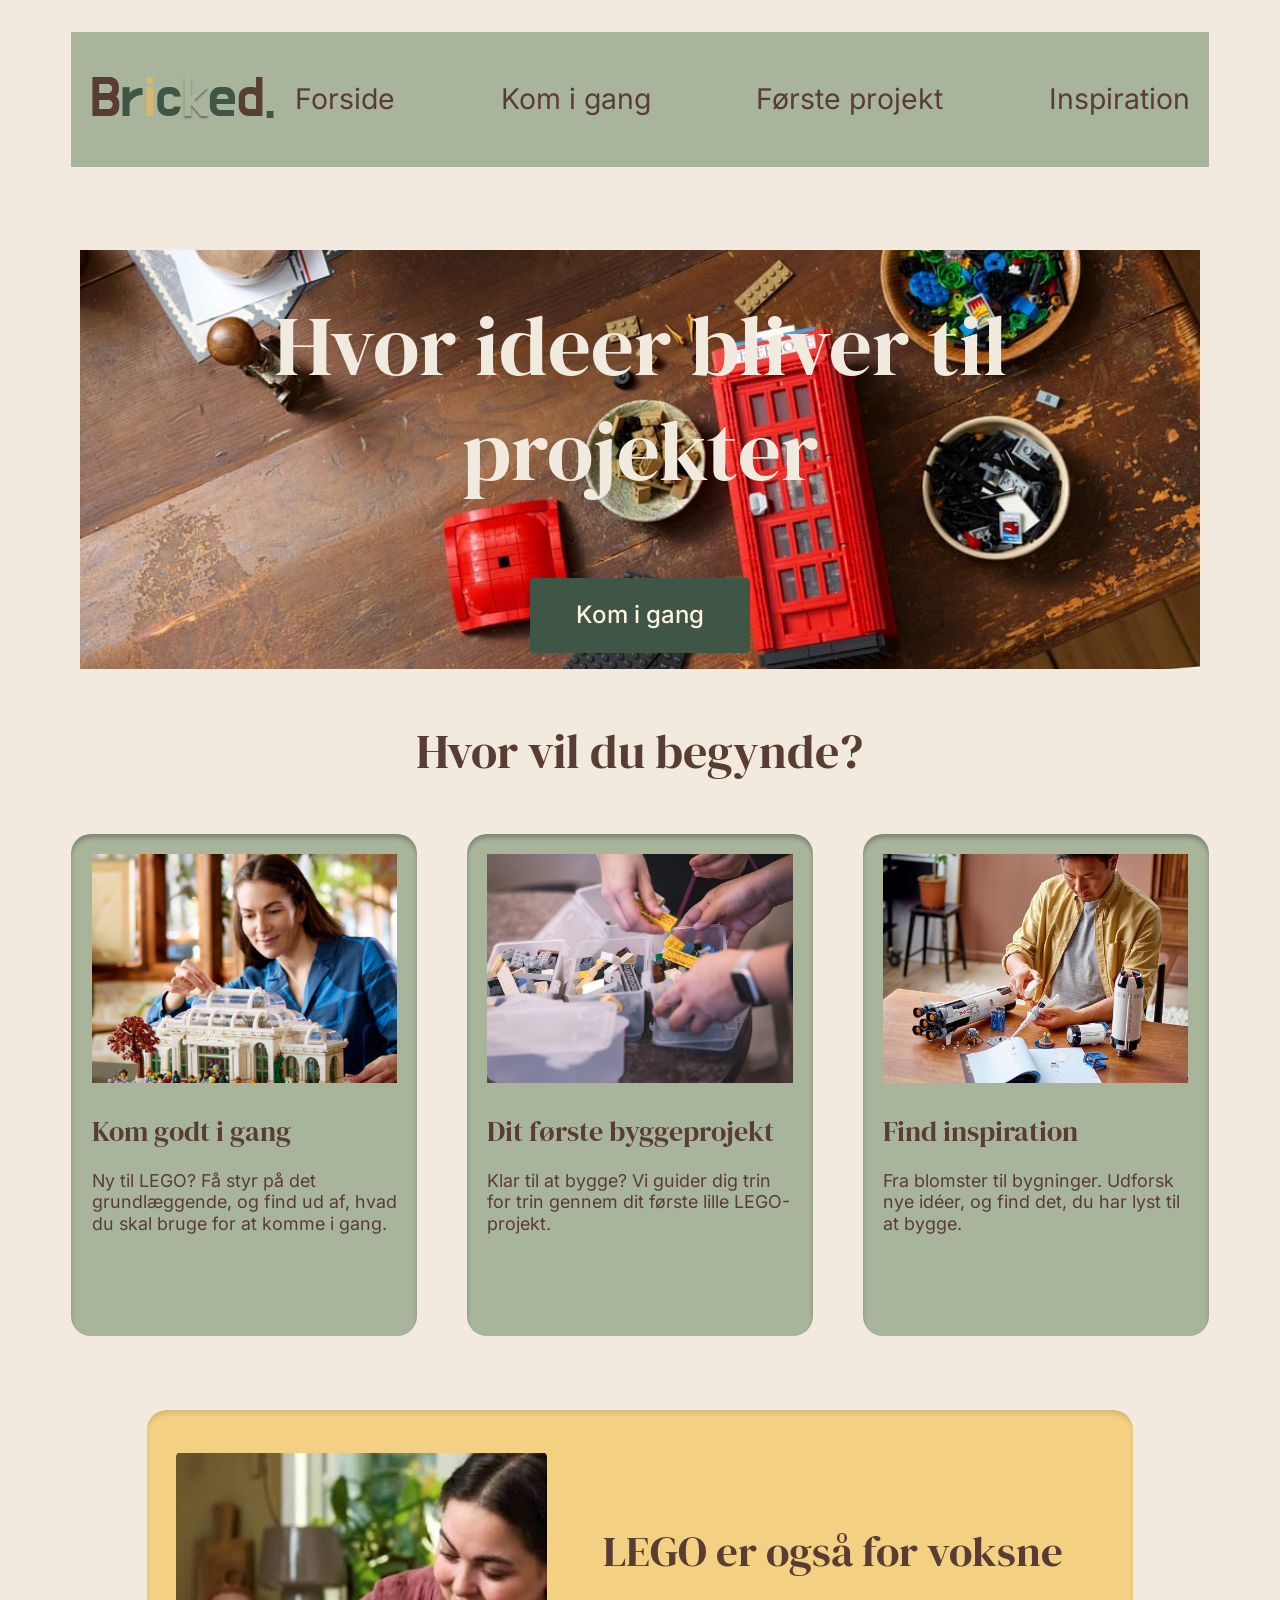
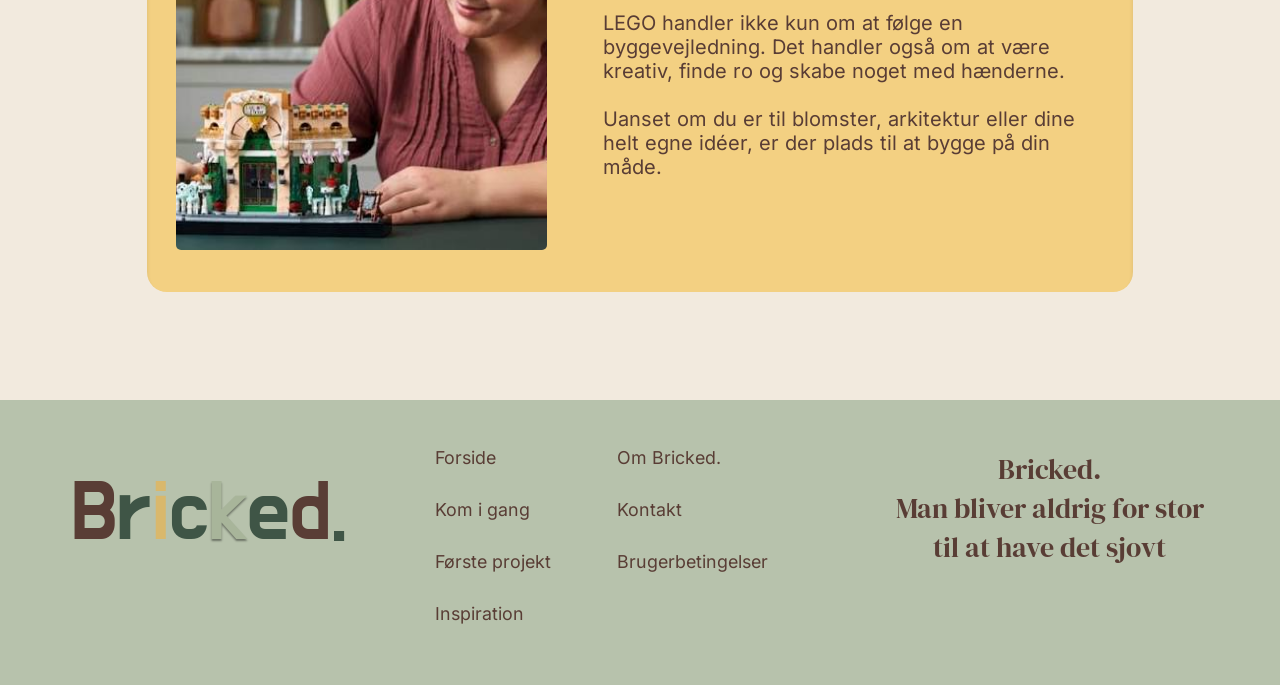
<file: index.html>
<!DOCTYPE html>
<html lang="da">
<head>
    <meta charset="UTF-8">
    <meta name="viewport" content="width=device-width, initial-scale=1">
    <meta name="description" content="BRICKED er din guide til LEGO som kreativ hobby for voksne. Kom godt i gang, byg dit første projekt, og find inspiration.">
    <title>BRICKED – Hvor ideer bliver til projekter</title>
    <link rel="stylesheet" href="assets/css/style.css">
</head>
<body>
    <a class="skip-link" href="#main-content">Spring til indhold</a>
    <header class="site-header">
        <a class="logo header-logo" href="index.html" aria-label="BRICKED – Forside"><span class="logo-brown">B</span>r<span class="logo-gold">i</span>c<span class="logo-sage">k</span>e<span class="logo-brown">d</span>.</a>
        <nav class="header-navigation" aria-label="Hovednavigation">
            <a href="index.html" aria-current="page">Forside</a>
            <a href="kom-i-gang.html">Kom i gang</a>
            <a href="foerste-projekt.html">Første projekt</a>
            <a href="inspiration.html">Inspiration</a>
        </nav>
    </header>

    <main id="main-content" tabindex="-1">
        <section class="hero" aria-labelledby="hero-title">
            <img class="hero-image" src="assets/images/Adults-MasteringFirstSets_Hero-Standard_Desktop.jpg" alt="" width="1600" height="500" fetchpriority="high">
            <div class="hero-content">
                <h1 id="hero-title">Hvor ideer bliver til<br>projekter</h1>
                <a class="button" href="kom-i-gang.html">Kom i gang</a>
            </div>
        </section>

        <section class="starting-points" aria-labelledby="starting-points-title">
            <h2 id="starting-points-title">Hvor vil du begynde?</h2>
            <div class="card-grid">
                <a class="guide-card" href="kom-i-gang.html">
                    <div class="card-image">
                        <img src="assets/images/SZqrgMbhu7UXjw0VkLjgvMVWcItqOhO6htL9XEATzj_HjrCJazk_SqcboiqIF6EVEn-Jw8wrT3Va-jbDsD4ws_AEQhU48cQmVeyI0q3bjIjsSolubRUcP7ASoXq3T1Jgpsd22NRV4XUUFk9fxz7uT_ZbnVnB3NZwG0HQVN4wkrmJ52KNgtzVskaeyhN.jpg" alt="En voksen bygger en detaljeret LEGO-bygning ved et bord." width="3000" height="3000">
                    </div>
                    <h3>Kom godt i gang</h3>
                    <p>Ny til LEGO? Få styr på det grundlæggende, og find ud af, hvad du skal bruge for at komme i gang.</p>
                </a>
                <a class="guide-card" href="foerste-projekt.html">
                    <div class="card-image">
                        <img src="assets/images/TLC%20Thematic%20Funeral%2004.avif" alt="Hænder finder LEGO-klodser frem fra gennemsigtige sorteringskasser." width="980" height="653">
                    </div>
                    <h3>Dit første byggeprojekt</h3>
                    <p>Klar til at bygge? Vi guider dig trin for trin gennem dit første lille LEGO-projekt.</p>
                </a>
                <a class="guide-card" href="inspiration.html">
                    <div class="card-image card-image-inspiration">
                        <img src="assets/images/A1591469.jpg" alt="En voksen bygger med LEGO ved et bord med klodser og en byggevejledning." width="543" height="620">
                    </div>
                    <h3>Find inspiration</h3>
                    <p>Fra blomster til bygninger. Udforsk nye idéer, og find det, du har lyst til at bygge.</p>
                </a>
            </div>
        </section>

        <section class="adult-lego" aria-labelledby="adult-lego-title">
            <div class="adult-image">
                <img src="assets/images/images.jpg" alt="En voksen fordyber sig i at bygge farverige LEGO-huse." width="529" height="378" loading="lazy">
            </div>
            <div class="adult-copy">
                <h2 id="adult-lego-title">LEGO er også for voksne</h2>
                <p>LEGO handler ikke kun om at følge en byggevejledning. Det handler også om at være kreativ, finde ro og skabe noget med hænderne.</p>
                <p>Uanset om du er til blomster, arkitektur eller dine helt egne idéer, er der plads til at bygge på din måde.</p>
            </div>
        </section>
    </main>

    <footer class="site-footer">
        <div class="footer-content">
            <a class="logo footer-logo" href="index.html" aria-label="BRICKED – Forside"><span class="logo-brown">B</span>r<span class="logo-gold">i</span>c<span class="logo-sage">k</span>e<span class="logo-brown">d</span>.</a>
            <nav class="footer-navigation" aria-label="Footernavigation">
                <a href="index.html" aria-current="page">Forside</a>
                <a href="kom-i-gang.html">Kom i gang</a>
                <a href="foerste-projekt.html">Første projekt</a>
                <a href="inspiration.html">Inspiration</a>
            </nav>
            <ul class="footer-information" aria-label="Om BRICKED">
                <li>Om Bricked.</li>
                <li>Kontakt</li>
                <li>Brugerbetingelser</li>
            </ul>
            <p class="footer-tagline">Bricked.<br>Man bliver aldrig for stor<br>til at have det sjovt</p>
        </div>
    </footer>
</body>
</html>
</file>
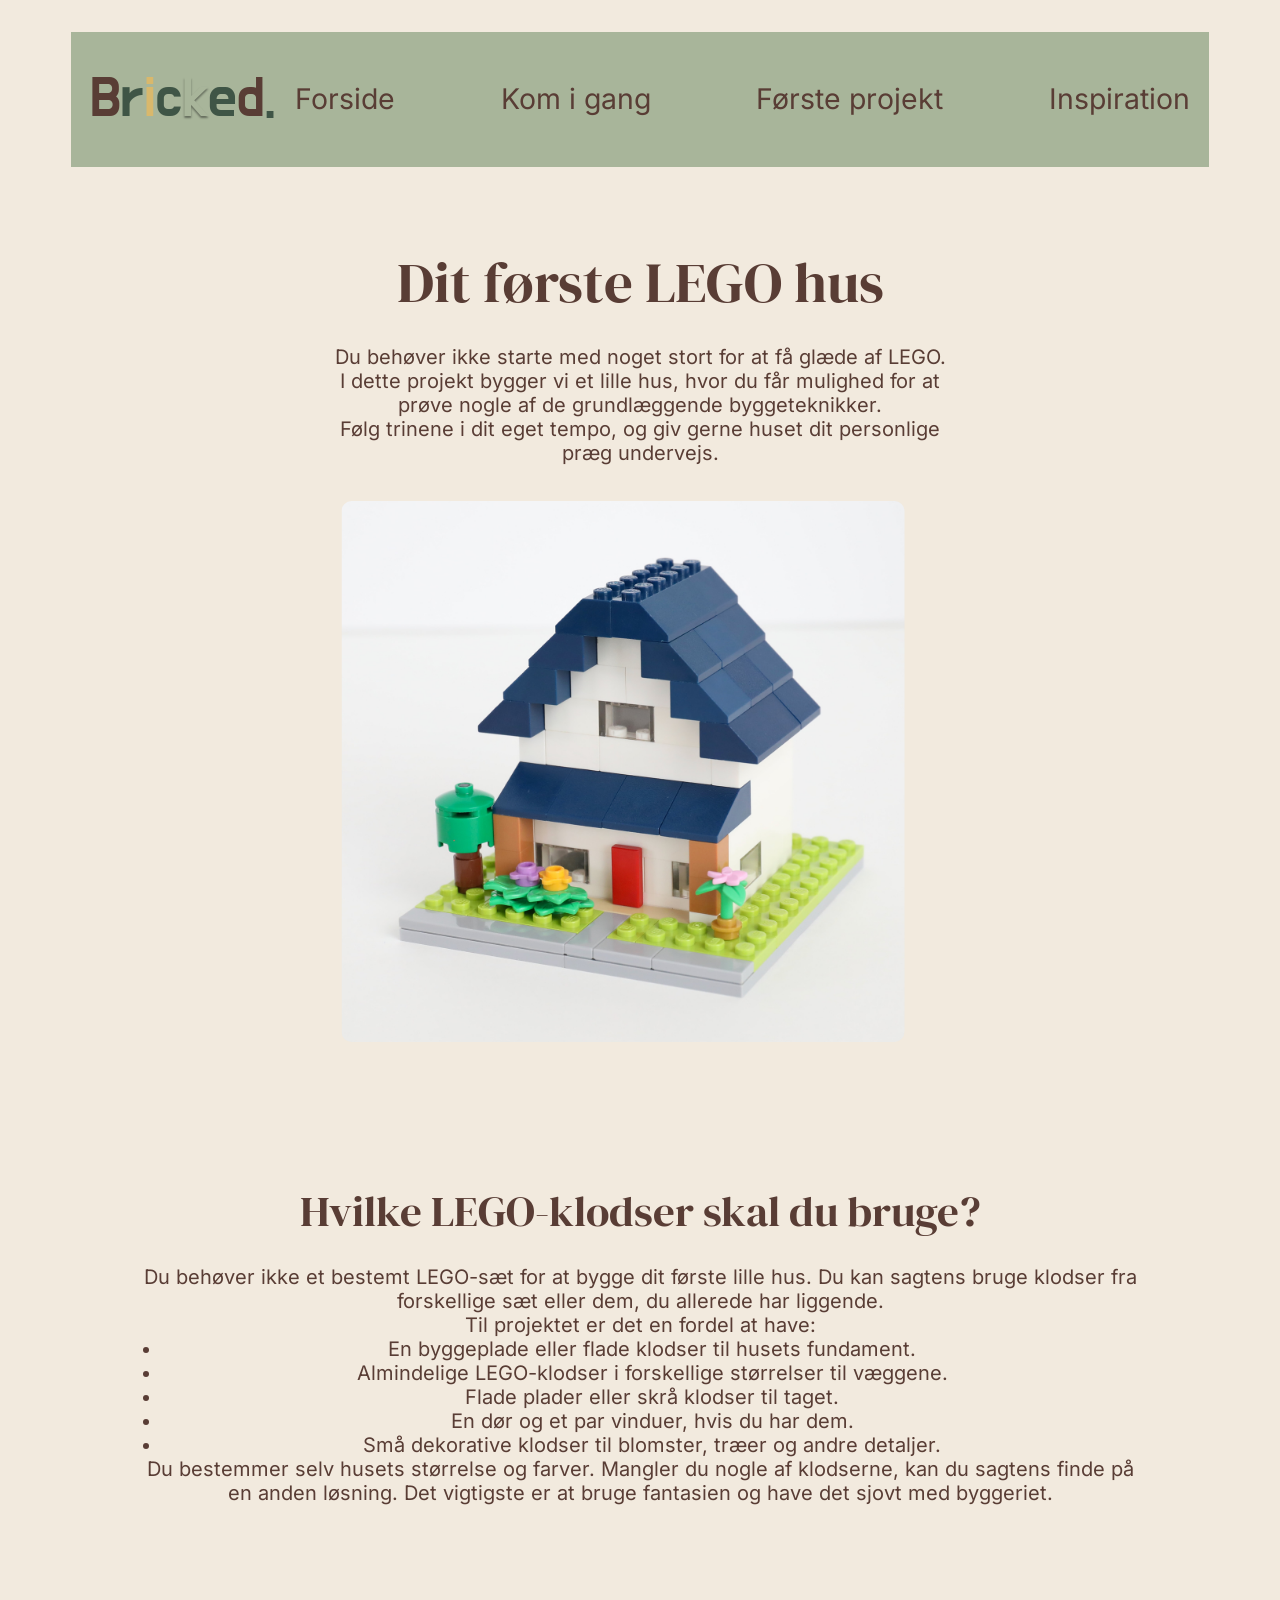
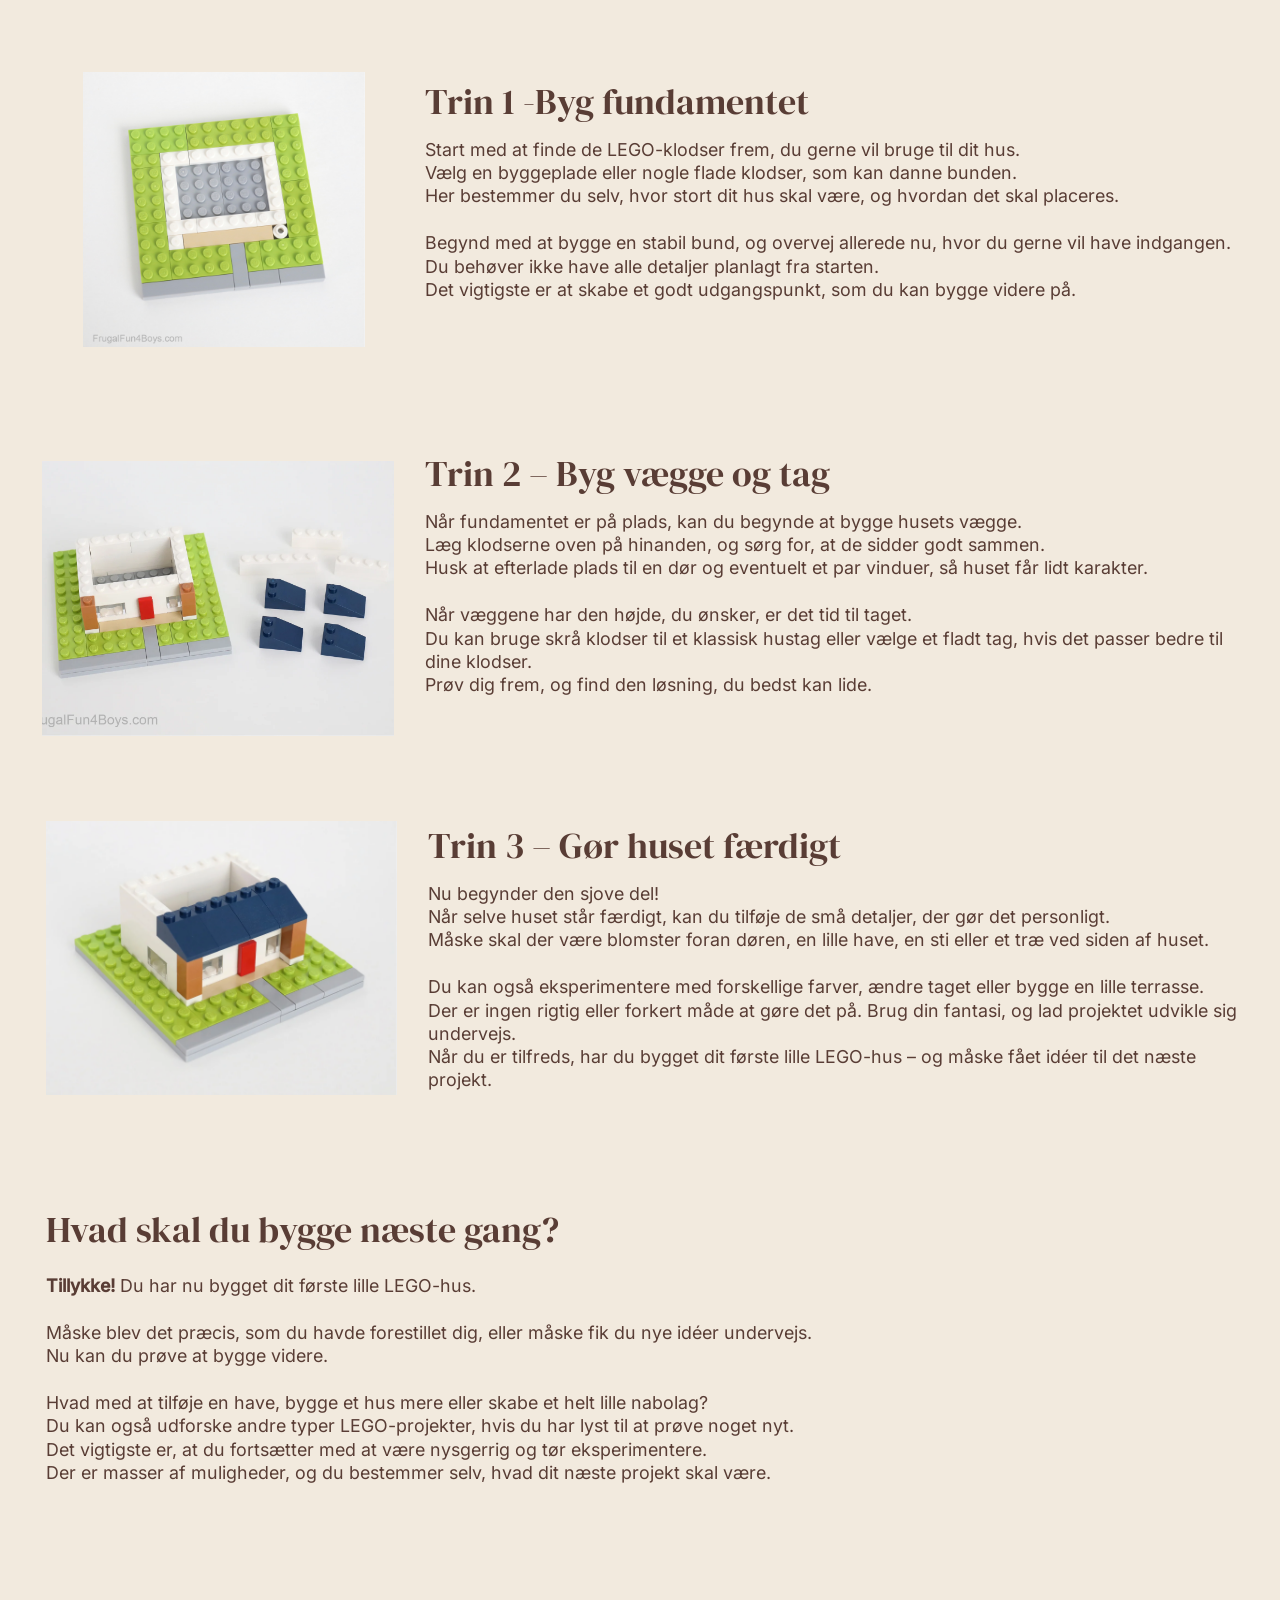
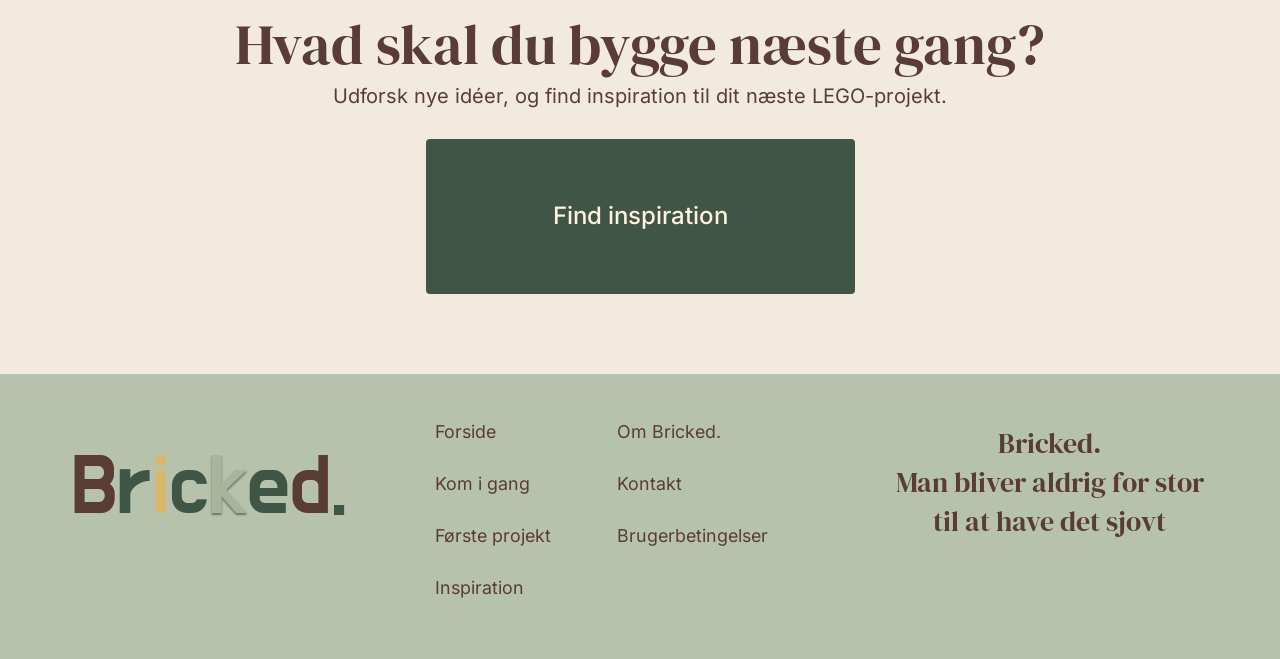
<file: foerste-projekt.html>
<!DOCTYPE html>
<html lang="da">
<head>
    <meta charset="UTF-8">
    <meta name="viewport" content="width=device-width, initial-scale=1">
    <meta name="description" content="Byg dit første lille LEGO-hus. Find materialerne frem, og følg tre enkle byggetrin i dit eget tempo.">
    <title>Første projekt – BRICKED</title>
    <link rel="stylesheet" href="assets/css/style.css">
</head>
<body class="project-page">
    <a class="skip-link" href="#main-content">Spring til indhold</a>
    <header class="site-header">
        <a class="logo header-logo" href="index.html" aria-label="BRICKED – Forside"><span class="logo-brown">B</span>r<span class="logo-gold">i</span>c<span class="logo-sage">k</span>e<span class="logo-brown">d</span>.</a>
        <nav class="header-navigation" aria-label="Hovednavigation">
            <a href="index.html">Forside</a>
            <a href="kom-i-gang.html">Kom i gang</a>
            <a href="foerste-projekt.html" aria-current="page">Første projekt</a>
            <a href="inspiration.html">Inspiration</a>
        </nav>
    </header>

    <main id="main-content" tabindex="-1">
        <section class="project-intro" aria-labelledby="project-title">
            <h1 id="project-title">Dit første LEGO hus</h1>
            <div class="project-intro-copy">
                <p>Du behøver ikke starte med noget stort for at få glæde af LEGO.</p>
                <p>I dette projekt bygger vi et lille hus, hvor du får mulighed for at prøve nogle af de grundlæggende byggeteknikker.</p>
                <p>Følg trinene i dit eget tempo, og giv gerne huset dit personlige præg undervejs.</p>
            </div>
            <div class="project-house-image"><img src="assets/images/Lego-Neighborhood-18-1.jpg" alt="Et lille LEGO-hus med hvide og brune vægge, blåt tag, rød dør og blomster på en grøn bund." width="1500" height="1500" fetchpriority="high"></div>
        </section>

        <section class="project-materials" aria-labelledby="project-materials-title">
            <h2 id="project-materials-title">Hvilke LEGO-klodser <span>skal du bruge?</span></h2>
            <div class="project-materials-copy">
                <p>Du behøver ikke et bestemt LEGO-sæt for at bygge dit første lille hus. Du kan sagtens bruge klodser fra forskellige sæt eller dem, du allerede har liggende.</p>
                <p>Til projektet er det en fordel at have:</p>
                <ul>
                    <li>En byggeplade eller flade klodser til husets fundament.</li>
                    <li>Almindelige LEGO-klodser i forskellige størrelser til væggene.</li>
                    <li>Flade plader eller skrå klodser til taget.</li>
                    <li>En dør og et par vinduer, hvis du har dem.</li>
                    <li>Små dekorative klodser til blomster, træer og andre detaljer.</li>
                </ul>
                <p>Du bestemmer selv husets størrelse og farver. Mangler du nogle af klodserne, kan du sagtens finde på en anden løsning. Det vigtigste er at bruge fantasien og have det sjovt med byggeriet.</p>
            </div>
        </section>

        <ol class="project-steps" aria-label="Tre trin til dit første LEGO-hus">
            <li class="project-step">
                <div class="project-step-image project-foundation-image"><img src="assets/images/Lego-Neighborhood-9-1.jpg" alt="Husets fundament set ovenfra med et gråt gulv og en kant af hvide klodser på en grøn bund." width="1500" height="1500" loading="lazy"></div>
                <section class="project-step-copy" aria-labelledby="project-step-one">
                    <h2 id="project-step-one">Trin 1 -Byg fundamentet</h2>
                    <div class="project-step-text">
                        <p>Start med at finde de LEGO-klodser frem, du gerne vil bruge til dit hus.<br>Vælg en byggeplade eller nogle flade klodser, som kan danne bunden.<br>Her bestemmer du selv, hvor stort dit hus skal være, og hvordan det skal placeres.</p>
                        <p>Begynd med at bygge en stabil bund, og overvej allerede nu, hvor du gerne vil have indgangen. Du behøver ikke have alle detaljer planlagt fra starten.<br>Det vigtigste er at skabe et godt udgangspunkt, som du kan bygge videre på.</p>
                    </div>
                </section>
            </li>
            <li class="project-step">
                <div class="project-step-image project-roof-image"><img src="assets/images/Lego-Neighborhood-11-1.webp" alt="Et LEGO-hus under opbygning med hvide og brune vægge, vinduer og rød dør. Løse blå tagklodser ligger ved siden af." width="1500" height="1000" loading="lazy"></div>
                <section class="project-step-copy" aria-labelledby="project-step-two">
                    <h2 id="project-step-two">Trin 2 – Byg vægge og tag</h2>
                    <div class="project-step-text">
                        <p>Når fundamentet er på plads, kan du begynde at bygge husets vægge.<br>Læg klodserne oven på hinanden, og sørg for, at de sidder godt sammen.<br>Husk at efterlade plads til en dør og eventuelt et par vinduer, så huset får lidt karakter.</p>
                        <p>Når væggene har den højde, du ønsker, er det tid til taget.<br>Du kan bruge skrå klodser til et klassisk hustag eller vælge et fladt tag, hvis det passer bedre til dine klodser.<br>Prøv dig frem, og find den løsning, du bedst kan lide.</p>
                    </div>
                </section>
            </li>
            <li class="project-step">
                <div class="project-step-image project-finished-image"><img src="assets/images/Lego-Neighborhood-12-1.webp" alt="Et lille LEGO-hus med hvide og brune vægge, vinduer, rød dør og et delvist bygget blåt tag på en grøn bund." width="1500" height="1500" loading="lazy"></div>
                <section class="project-step-copy" aria-labelledby="project-step-three">
                    <h2 id="project-step-three">Trin 3 – Gør huset færdigt</h2>
                    <div class="project-step-text">
                        <p>Nu begynder den sjove del!<br>Når selve huset står færdigt, kan du tilføje de små detaljer, der gør det personligt.<br>Måske skal der være blomster foran døren, en lille have, en sti eller et træ ved siden af huset.</p>
                        <p>Du kan også eksperimentere med forskellige farver, ændre taget eller bygge en lille terrasse. Der er ingen rigtig eller forkert måde at gøre det på. Brug din fantasi, og lad projektet udvikle sig undervejs.<br>Når du er tilfreds, har du bygget dit første lille LEGO-hus – og måske fået idéer til det næste projekt.</p>
                    </div>
                </section>
            </li>
        </ol>

        <section class="project-next" aria-labelledby="project-next-title">
            <h2 id="project-next-title">Hvad skal du bygge næste gang?</h2>
            <div class="project-next-copy">
                <p><strong>Tillykke!</strong> Du har nu bygget dit første lille LEGO-hus.</p>
                <p>Måske blev det præcis, som du havde forestillet dig, eller måske fik du nye idéer undervejs.<br>Nu kan du prøve at bygge videre.</p>
                <p>Hvad med at tilføje en have, bygge et hus mere eller skabe et helt lille nabolag?<br>Du kan også udforske andre typer LEGO-projekter, hvis du har lyst til at prøve noget nyt.<br>Det vigtigste er, at du fortsætter med at være nysgerrig og tør eksperimentere.<br>Der er masser af muligheder, og du bestemmer selv, hvad dit næste projekt skal være.</p>
            </div>
        </section>

        <section class="project-cta" aria-labelledby="project-cta-title">
            <h2 id="project-cta-title">Hvad skal du bygge <span>næste gang?</span></h2>
            <p>Udforsk nye idéer, og find inspiration til dit næste LEGO-projekt.</p>
            <a class="button" href="inspiration.html">Find inspiration</a>
        </section>
    </main>

    <footer class="site-footer">
        <div class="footer-content">
            <a class="logo footer-logo" href="index.html" aria-label="BRICKED – Forside"><span class="logo-brown">B</span>r<span class="logo-gold">i</span>c<span class="logo-sage">k</span>e<span class="logo-brown">d</span>.</a>
            <nav class="footer-navigation" aria-label="Footernavigation">
                <a href="index.html">Forside</a>
                <a href="kom-i-gang.html">Kom i gang</a>
                <a href="foerste-projekt.html" aria-current="page">Første projekt</a>
                <a href="inspiration.html">Inspiration</a>
            </nav>
            <ul class="footer-information" aria-label="Om BRICKED">
                <li>Om Bricked.</li>
                <li>Kontakt</li>
                <li>Brugerbetingelser</li>
            </ul>
            <p class="footer-tagline">Bricked.<br>Man bliver aldrig for stor<br>til at have det sjovt</p>
        </div>
    </footer>
</body>
</html>
</file>
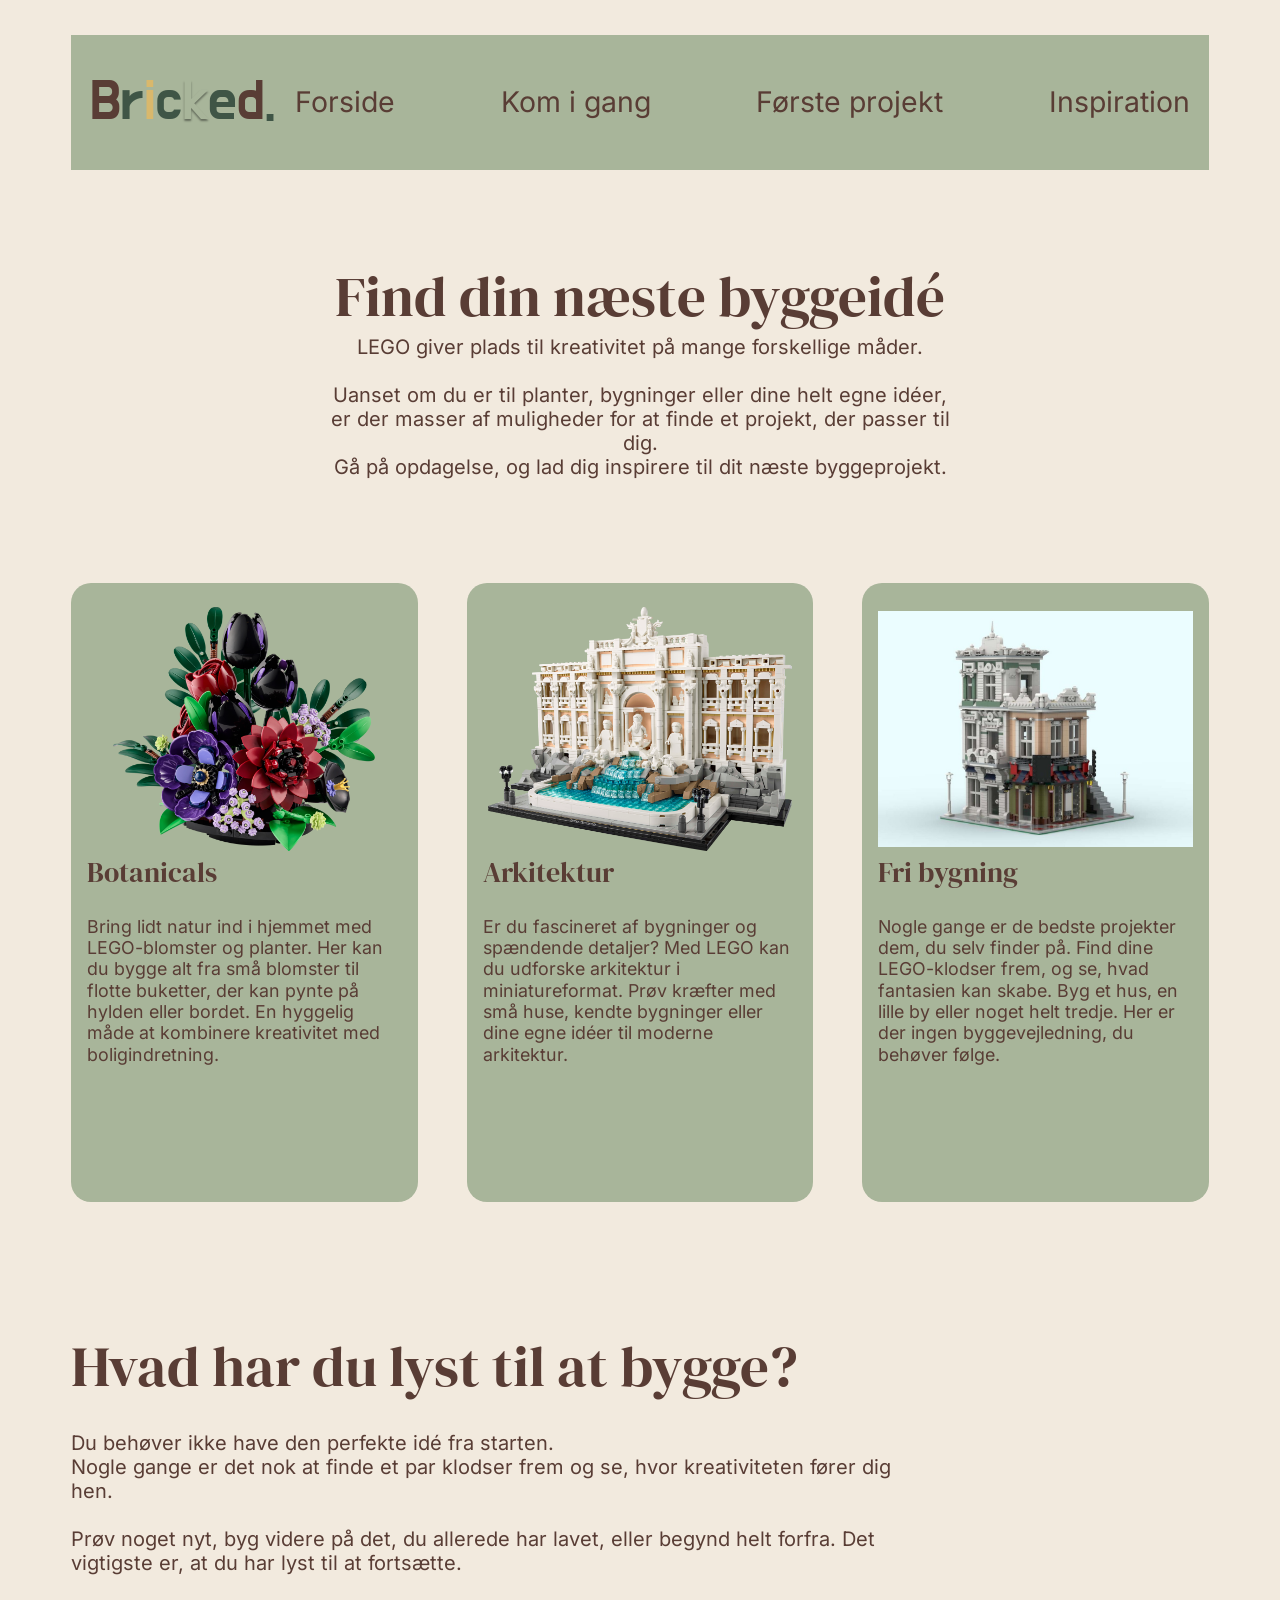
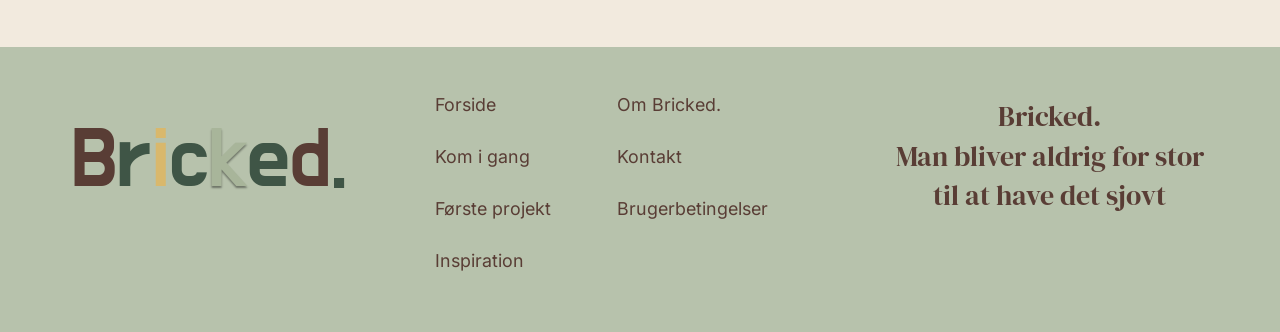
<file: inspiration.html>
<!DOCTYPE html>
<html lang="da">
<head>
    <meta charset="UTF-8">
    <meta name="viewport" content="width=device-width, initial-scale=1">
    <meta name="description" content="Find inspiration til dit næste LEGO-projekt med blomster, arkitektur og fri bygning.">
    <title>Inspiration – BRICKED</title>
    <link rel="stylesheet" href="assets/css/style.css">
</head>
<body class="inspiration-page">
    <a class="skip-link" href="#main-content">Spring til indhold</a>
    <header class="site-header">
        <a class="logo header-logo" href="index.html" aria-label="BRICKED – Forside"><span class="logo-brown">B</span>r<span class="logo-gold">i</span>c<span class="logo-sage">k</span>e<span class="logo-brown">d</span>.</a>
        <nav class="header-navigation" aria-label="Hovednavigation">
            <a href="index.html">Forside</a>
            <a href="kom-i-gang.html">Kom i gang</a>
            <a href="foerste-projekt.html">Første projekt</a>
            <a href="inspiration.html" aria-current="page">Inspiration</a>
        </nav>
    </header>

    <main id="main-content" tabindex="-1">
        <section class="inspiration-intro" aria-labelledby="inspiration-title">
            <h1 id="inspiration-title">Find din næste byggeidé</h1>
            <div class="inspiration-intro-copy">
                <p>LEGO giver plads til kreativitet på mange forskellige måder.</p>
                <p>Uanset om du er til planter, bygninger eller dine helt egne idéer, er der masser af muligheder for at finde et projekt, der passer til dig.<br>Gå på opdagelse, og lad dig inspirere til dit næste byggeprojekt.</p>
            </div>
        </section>

        <div class="inspiration-grid">
            <article class="guide-card inspiration-card" aria-labelledby="botanicals-title">
                <div class="inspiration-image"><img src="assets/images/blt154e6c0d4002bf4f-11513_Prod_en-gb.png" width="1936" height="1800" alt="En LEGO-buket med røde og lilla blomster og grønne blade." fetchpriority="high"></div>
                <h2 id="botanicals-title">Botanicals</h2>
                <p>Bring lidt natur ind i hjemmet med <br>LEGO-blomster og planter. <br>Her kan du bygge alt fra små blomster <br>til flotte buketter, der kan pynte på <br>hylden eller bordet. En hyggelig måde <br>at kombinere kreativitet med <br>boligindretning.</p>
            </article>
            <article class="guide-card inspiration-card" aria-labelledby="architecture-title">
                <div class="inspiration-image"><img src="assets/images/21062_Prod.png" width="2400" height="1925" alt="Trevi-fontænen bygget i LEGO med lyse facader, statuer og turkis vand." loading="lazy"></div>
                <h2 id="architecture-title">Arkitektur</h2>
                <p>Er du fascineret af bygninger og <br>spændende detaljer? <br>Med LEGO kan du udforske arkitektur <br>i miniatureformat. Prøv kræfter med <br>små huse, kendte bygninger eller <br>dine egne idéer til moderne arkitektur.</p>
            </article>
            <article class="guide-card inspiration-card" aria-labelledby="free-building-title">
                <div class="inspiration-image"><img src="assets/images/1000x800.jpg" alt="En detaljeret LEGO-hjørnebygning med flere etager, butik og gadelamper." width="1000" height="750" loading="lazy"></div>
                <h2 id="free-building-title">Fri bygning</h2>
                <p>Nogle gange er de bedste projekter <br>dem, du selv finder på. Find dine <br>LEGO-klodser frem, og se, hvad <br>fantasien kan skabe. Byg et hus, <br>en lille by eller noget helt tredje. <br>Her er der ingen byggevejledning, <br>du behøver følge.</p>
            </article>
        </div>

        <section class="inspiration-next" aria-labelledby="inspiration-next-title">
            <h2 id="inspiration-next-title">Hvad har du lyst til at bygge?</h2>
            <div class="inspiration-next-copy">
                <p>Du behøver ikke have den perfekte idé fra starten.<br>Nogle gange er det nok at finde et par klodser frem og se, hvor kreativiteten fører dig hen.</p>
                <p>Prøv noget nyt, byg videre på det, du allerede har lavet, eller begynd helt forfra. Det vigtigste er, at du har lyst til at fortsætte.</p>
            </div>
        </section>
    </main>

    <footer class="site-footer">
        <div class="footer-content">
            <a class="logo footer-logo" href="index.html" aria-label="BRICKED – Forside"><span class="logo-brown">B</span>r<span class="logo-gold">i</span>c<span class="logo-sage">k</span>e<span class="logo-brown">d</span>.</a>
            <nav class="footer-navigation" aria-label="Footernavigation">
                <a href="index.html">Forside</a>
                <a href="kom-i-gang.html">Kom i gang</a>
                <a href="foerste-projekt.html">Første projekt</a>
                <a href="inspiration.html" aria-current="page">Inspiration</a>
            </nav>
            <ul class="footer-information" aria-label="Om BRICKED">
                <li>Om Bricked.</li>
                <li>Kontakt</li>
                <li>Brugerbetingelser</li>
            </ul>
            <p class="footer-tagline">Bricked.<br>Man bliver aldrig for stor<br>til at have det sjovt</p>
        </div>
    </footer>
</body>
</html>
</file>
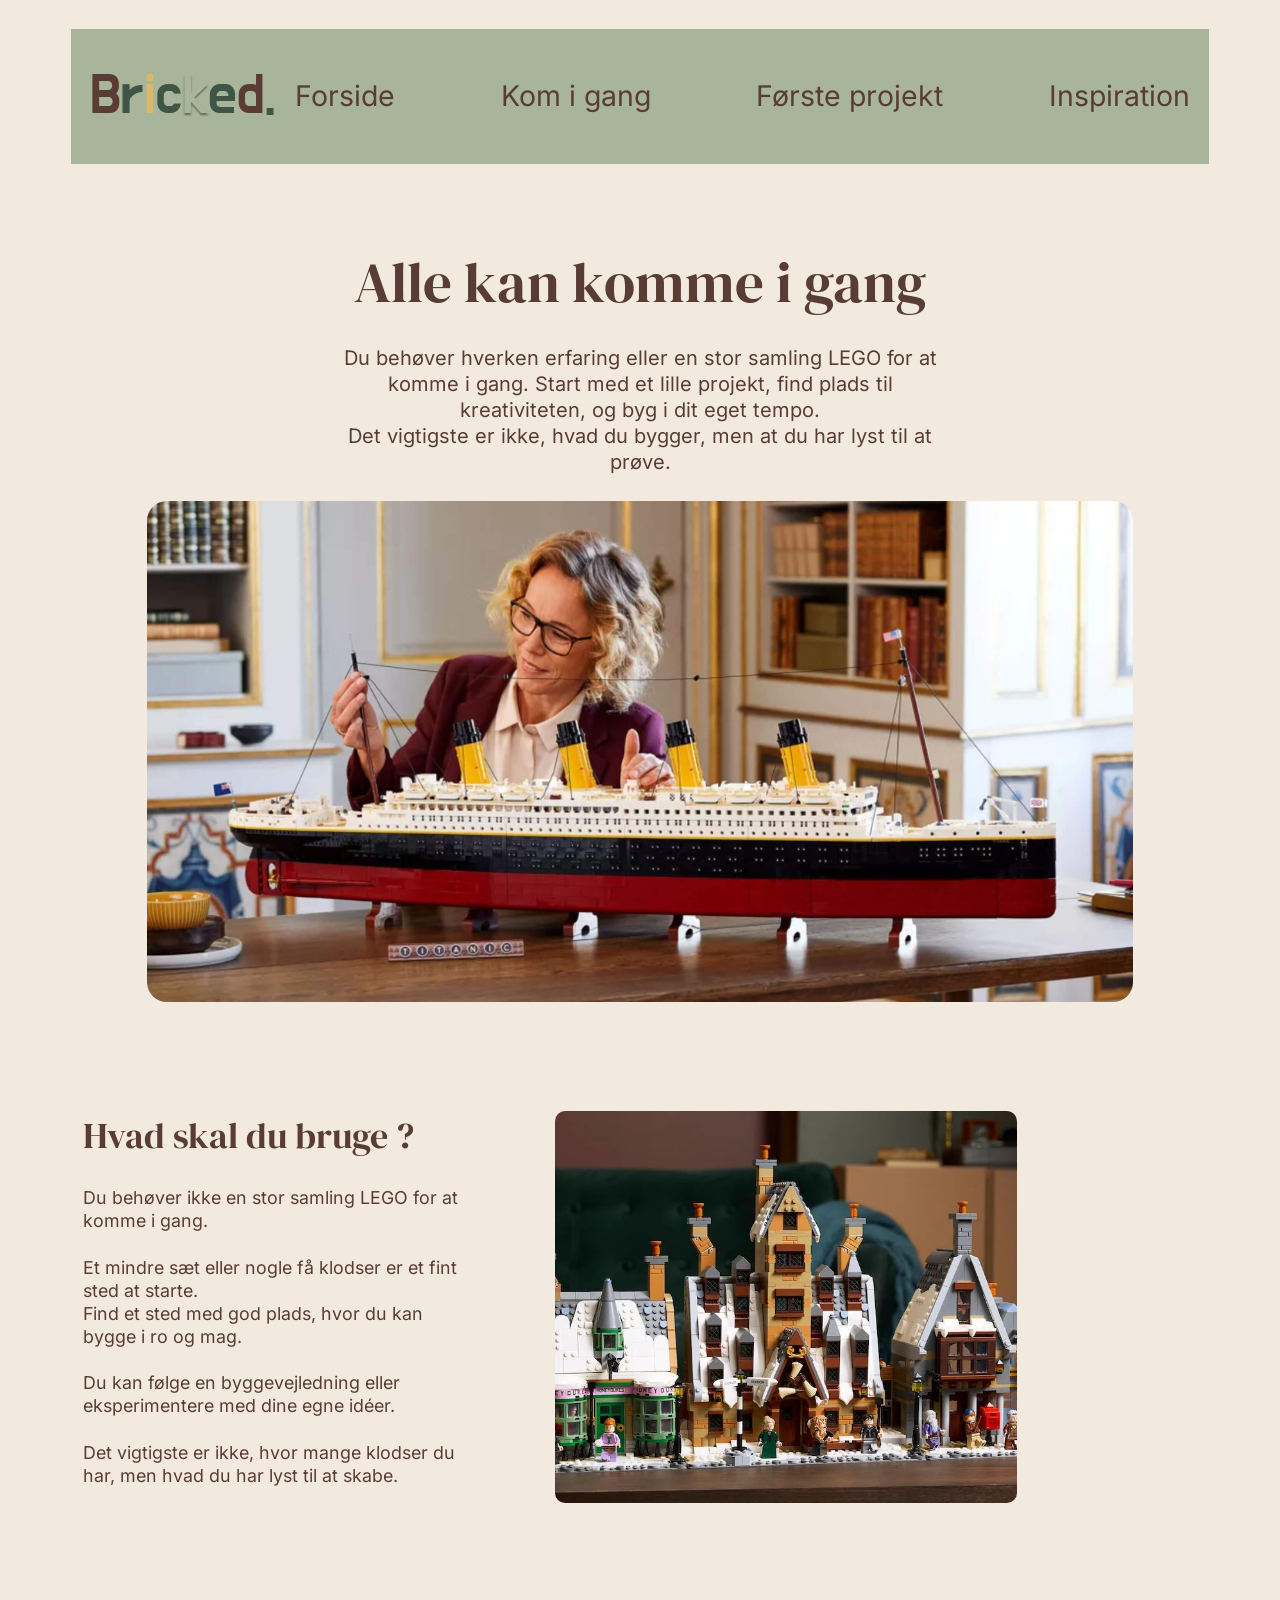
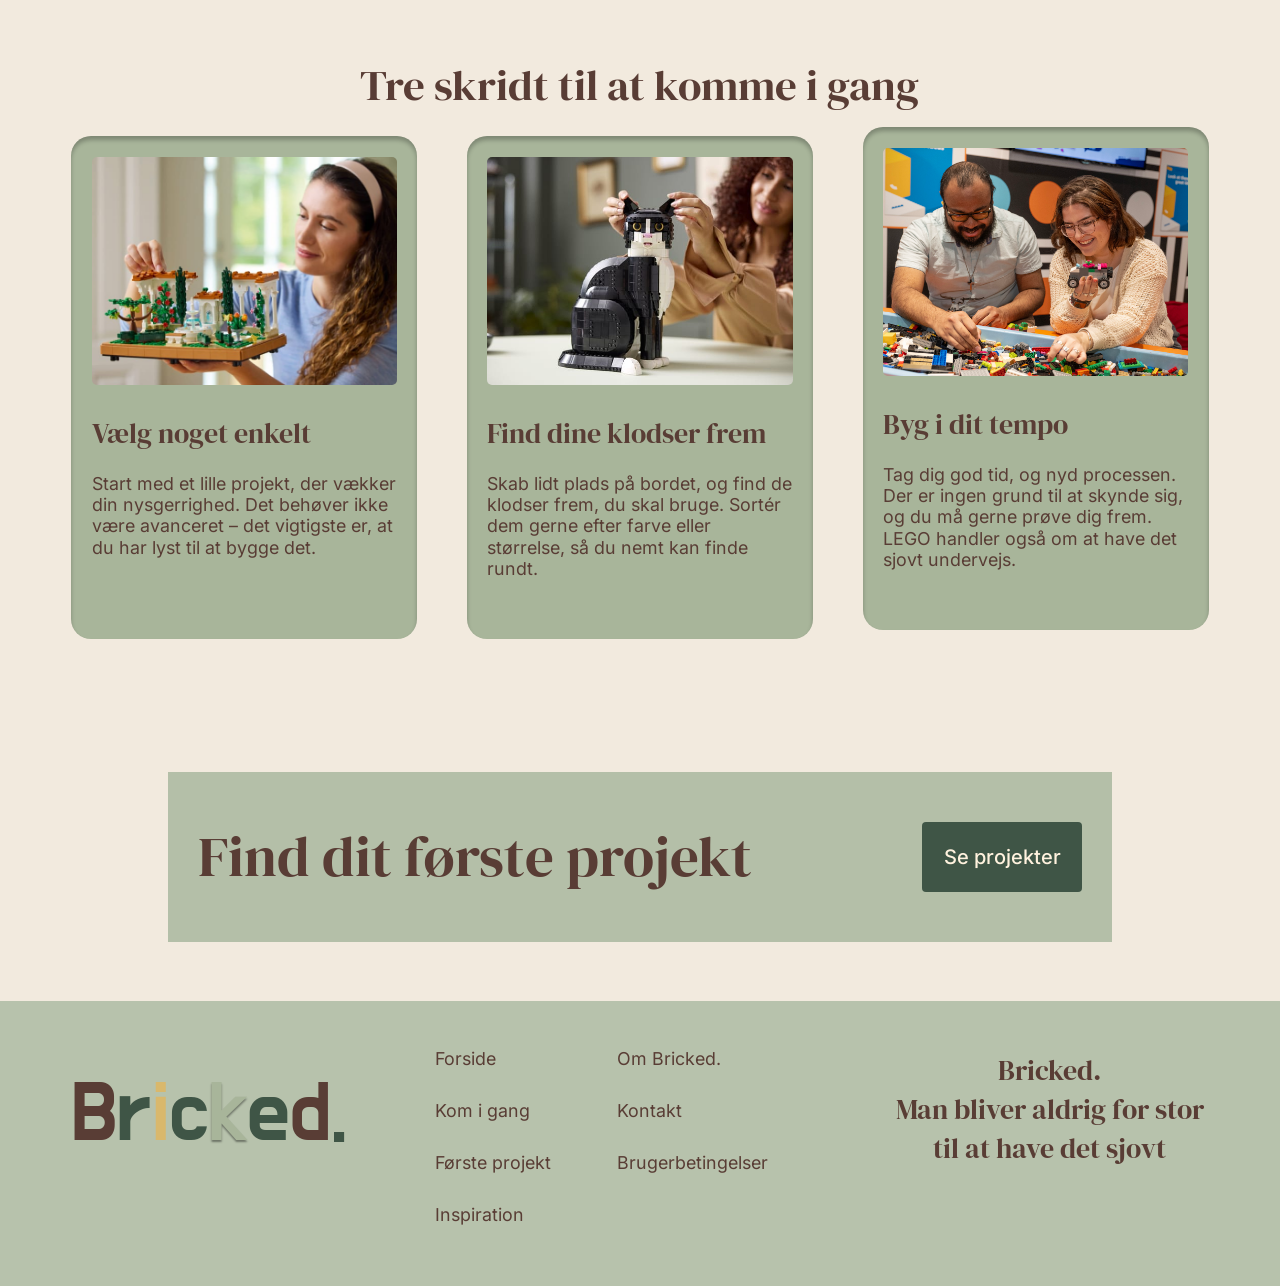
<file: kom-i-gang.html>
<!DOCTYPE html>
<html lang="da">
<head>
    <meta charset="UTF-8">
    <meta name="viewport" content="width=device-width, initial-scale=1">
    <meta name="description" content="Kom i gang med LEGO: Find ud af, hvad du skal bruge, og følg tre enkle begyndertrin til dit første byggeprojekt.">
    <title>Kom i gang med LEGO – BRICKED</title>
    <link rel="stylesheet" href="assets/css/style.css">
</head>
<body class="getting-page">
    <a class="skip-link" href="#main-content">Spring til indhold</a>
    <header class="site-header">
        <a class="logo header-logo" href="index.html" aria-label="BRICKED – Forside"><span class="logo-brown">B</span>r<span class="logo-gold">i</span>c<span class="logo-sage">k</span>e<span class="logo-brown">d</span>.</a>
        <nav class="header-navigation" aria-label="Hovednavigation">
            <a href="index.html">Forside</a>
            <a href="kom-i-gang.html" aria-current="page">Kom i gang</a>
            <a href="foerste-projekt.html">Første projekt</a>
            <a href="inspiration.html">Inspiration</a>
        </nav>
    </header>

    <main class="getting-started" id="main-content" tabindex="-1">
        <section class="getting-intro" aria-labelledby="getting-title">
            <h1 id="getting-title">Alle kan komme i gang</h1>
            <div class="getting-intro-copy">
                <p>Du behøver hverken erfaring eller en stor samling LEGO for at komme i gang. Start med et lille projekt, find plads til kreativiteten, og byg i dit eget tempo.</p>
                <p>Det vigtigste er ikke, hvad du bygger, men at du har lyst til at prøve.</p>
            </div>
            <div class="getting-intro-image">
                <img src="assets/images/lego_adults_titanic.jpg" alt="En voksen bygger en stor LEGO-model af Titanic ved et bord." width="2560" height="1440" fetchpriority="high">
            </div>
        </section>

        <section class="getting-equipment" aria-labelledby="equipment-title">
            <div class="getting-equipment-text">
                <h2 id="equipment-title">Hvad skal du bruge ?</h2>
                <div class="getting-equipment-copy">
                    <p>Du behøver ikke en stor samling LEGO for at komme i gang.</p>
                    <p>Et mindre sæt eller nogle få klodser er et fint sted at starte.<br>Find et sted med god plads, hvor du kan bygge i ro og mag.</p>
                    <p>Du kan følge en byggevejledning eller eksperimentere med dine egne idéer.</p>
                    <p>Det vigtigste er ikke, hvor mange klodser du har, men hvad du har lyst til at skabe.</p>
                </div>
            </div>
            <div class="getting-equipment-image">
                <img src="assets/images/lego-gifts-adults-2025-1764861648197.webp" alt="Detaljerede LEGO-huse med snedækkede tage udstillet på et bord." width="720" height="720" loading="lazy">
            </div>
        </section>

        <section class="getting-steps" aria-labelledby="steps-title">
            <h2 id="steps-title">Tre skridt til at komme i gang</h2>
            <ol class="card-grid getting-cards">
                <li class="guide-card getting-card">
                    <picture class="card-image">
                        <source media="(max-width: 700px)" srcset="assets/images/SZqrgMbhu7UXjw0VkLjgvMVWcItqOhO6htL9XEATzj_HjrCJazk_SqcboiqIF6EVEn-Jw8wrT3Va-jbDsD4ws_AEQhU48cQmVeyI0q3bjIjsSolubRUcP7ASoXq3T1Jgpsd22NRV4XUUFk9fxz7uT_ZbnVnB3NZwG0HQVN4wkrmJ52KNgtzVskaeyhN.jpg">
                        <img src="assets/images/_utf-8_B_MDItQXJ0aWNsZS1JbWFnZS1BZHVsdHNXZWxjb21lLUxpc3RpY2xlQXNzZXQtOC1yZWxheGluZy1MRUdPwq4tc2V0cy10by1idWlsZC1mb3ItYWR1bHRzLmpwZw_.jpg" alt="En voksen bygger en LEGO-bygning ved et bord." loading="lazy">
                    </picture>
                    <h3>Vælg noget enkelt</h3>
                    <p class="getting-desktop-copy">Start med et lille projekt, der vækker din nysgerrighed. Det behøver ikke være avanceret – det vigtigste er, at du har lyst til at bygge det.</p>
                    <p class="getting-mobile-copy">Start med et lille projekt, der vækker din nysgerrighed. Det behøver ikke være avanceret det vigtigste er, at du har lyst til at bygge det.</p>
                </li>
                <li class="guide-card getting-card">
                    <picture class="card-image">
                        <source media="(max-width: 700px)" srcset="assets/images/TLC%20Thematic%20Funeral%2004.avif">
                        <img src="assets/images/tuxedo_cat.jpeg" alt="En voksen finder og samler LEGO-klodser til sit byggeprojekt." loading="lazy">
                    </picture>
                    <h3>Find dine klodser frem</h3>
                    <p class="getting-desktop-copy">Skab lidt plads på bordet, og find de klodser frem, du skal bruge. Sortér dem gerne efter farve eller størrelse, så du nemt kan finde rundt.</p>
                    <p class="getting-mobile-copy">Skab lidt plads på bordet, og find de klodser frem, du skal bruge. Sortér dem gerne efter farve eller størrelse, så du nemt kan finde rundt.</p>
                </li>
                <li class="guide-card getting-card">
                    <picture class="card-image getting-tempo-image">
                        <source media="(max-width: 700px)" srcset="assets/images/A1591469.jpg">
                        <img src="assets/images/lego-adult-night-boston.jpg" alt="Voksne fordyber sig i et LEGO-byggeprojekt." loading="lazy">
                    </picture>
                    <h3>Byg i dit tempo</h3>
                    <p>Tag dig god tid, og nyd processen. Der er ingen grund til at skynde sig, og du må gerne prøve dig frem. LEGO handler også om at have det sjovt undervejs.</p>
                </li>
            </ol>
        </section>

        <section class="getting-cta" aria-labelledby="getting-cta-title">
            <h2 id="getting-cta-title">Find dit første projekt</h2>
            <a class="button" href="foerste-projekt.html">Se projekter</a>
        </section>
    </main>

    <footer class="site-footer">
        <div class="footer-content">
            <a class="logo footer-logo" href="index.html" aria-label="BRICKED – Forside"><span class="logo-brown">B</span>r<span class="logo-gold">i</span>c<span class="logo-sage">k</span>e<span class="logo-brown">d</span>.</a>
            <nav class="footer-navigation" aria-label="Footernavigation">
                <a href="index.html">Forside</a>
                <a href="kom-i-gang.html" aria-current="page">Kom i gang</a>
                <a href="foerste-projekt.html">Første projekt</a>
                <a href="inspiration.html">Inspiration</a>
            </nav>
            <ul class="footer-information" aria-label="Om BRICKED">
                <li>Om Bricked.</li>
                <li>Kontakt</li>
                <li>Brugerbetingelser</li>
            </ul>
            <p class="footer-tagline">Bricked.<br>Man bliver aldrig for stor<br>til at have det sjovt</p>
        </div>
    </footer>
</body>
</html>
</file>
<file: assets/css/style.css>
/* Lokalt indlejrede WOFF2-skrifter: DM Serif Display, Do Hyeon og Inter (Google Fonts, SIL Open Font License). */
@font-face { font-family: 'DM Serif Display'; font-style: normal; font-weight: 400; font-display: swap; src: url('[data-uri]') format('woff2'); }
@font-face { font-family: 'Do Hyeon'; font-style: normal; font-weight: 400; font-display: swap; src: url('[data-uri]') format('woff2'); }
@font-face { font-family: 'Inter'; font-style: normal; font-weight: 400 500; font-display: swap; src: url('[data-uri]') format('woff2'); }

/* Skrifter indlejres nedenfor, så siden også kan åbnes uden internet. */

:root {
    --background: #f2eade;
    --text: #593d35;
    --sage: #a8b59a;
    --gold: #d9b86c;
    --button: #3f5546;
    --button-text: #fff2de;
    --panel: #f3d082;
    --footer: #b7c2ac;
    --heading-font: "DM Serif Display", Georgia, serif;
    --body-font: "Inter", Arial, sans-serif;
    --logo-font: "Do Hyeon", Arial, sans-serif;
}

* { box-sizing: border-box; }
body {
    margin: 0;
    color: var(--text);
    background: var(--background);
    font-family: var(--body-font);
    font-size: 20px;
    line-height: 1.2;
}
h1, h2, h3, p { margin: 0; }
h1, h2, h3 { font-family: var(--heading-font); font-weight: 400; }
a { color: inherit; text-decoration: none; }
img { display: block; max-width: 100%; }
a:focus-visible { outline: 3px solid var(--text); outline-offset: 5px; }

/* Desktop: 1440 px, 80 px ydermargin og 24 px mellem gridkolonner. */
.site-header {
    max-width: 1280px;
    min-height: 135px;
    margin: 32px auto 0;
    padding: 0 19px;
    background: var(--sage);
    display: flex;
    align-items: center;
    gap: 40px;
}
.logo { font-family: var(--logo-font); font-weight: 400; color: var(--button); white-space: nowrap; line-height: 1.2; }
.logo-brown { color: var(--text); }
.logo-gold { color: var(--gold); }
.logo-sage { color: var(--sage); text-shadow: 0 2px 2px rgb(0 0 0 / 40%); }
.header-logo { font-size: 64px; flex: 0 0 217px; }
.header-navigation { display: flex; align-items: center; justify-content: space-between; flex: 1; gap: 24px; padding-right: 100px; font-size: 32px; }
.header-navigation a { white-space: nowrap; }
.header-navigation a:hover, .footer-navigation a:hover { text-decoration: underline; text-underline-offset: 5px; }

/* Beskæringen følger hero-billedets transform i Figma. */
.hero {
    position: relative;
    isolation: isolate;
    overflow: hidden;
    width: calc(100% - 180px);
    max-width: 1260px;
    height: 471px;
    margin: 83px auto 0;
}
.hero-image { position: absolute; z-index: -1; width: 151.46%; max-width: none; height: 126.62%; left: -25.71%; top: -6.05%; }
.hero-content { display: flex; flex-direction: column; align-items: center; height: 100%; padding: 44px 12px 16px; justify-content: space-between; }
.hero h1 { color: #f1eade; font-size: 96px; line-height: 1.23; text-align: center; }
.button { display: inline-flex; justify-content: center; align-items: center; min-width: 306px; min-height: 110px; padding: 20px 24px; border-radius: 4px; background: var(--button); color: var(--button-text); font-size: 32px; font-weight: 500; }
.button:hover { box-shadow: inset 0 0 0 2px var(--button-text); }

.starting-points { max-width: 1280px; margin: 49px auto 0; }
.starting-points > h2 { font-size: 48px; line-height: 66px; text-align: center; }
.card-grid { display: grid; grid-template-columns: repeat(12, minmax(0, 1fr)); gap: 24px; margin-top: 50px; }
.guide-card { grid-column: span 4; width: calc(100% - 17px); min-height: 565px; padding: 23px; border-radius: 20px; background: var(--sage); box-shadow: inset 0 4px 4px rgb(0 0 0 / 25%); }
.guide-card:nth-child(2) { justify-self: center; }
.guide-card:nth-child(3) { justify-self: end; }
.guide-card:hover { outline: 2px solid var(--button); outline-offset: 3px; }
.card-image { height: 259px; overflow: hidden; }
.card-image img { width: 100%; height: 100%; object-fit: cover; }
.card-image-inspiration { position: relative; }
.card-image-inspiration img { position: absolute; top: -9.64%; height: 152.53%; object-fit: fill; }
.guide-card h3 { margin-top: 29px; font-size: 32px; line-height: 44px; }
.guide-card p { margin-top: 19px; font-size: 20px; line-height: 1.2; }

.adult-lego { width: calc(100% - 332px); max-width: 1109px; min-height: 482px; margin: 74px auto 0; padding: 29px 72px 29px 30px; display: grid; grid-template-columns: minmax(0, 396px) minmax(0, 1fr); gap: 82px; align-items: center; background: var(--panel); border-radius: 20px; box-shadow: inset 0 4px 4px rgb(0 0 0 / 10%); }
.adult-image { position: relative; height: 424px; overflow: hidden; border-radius: 5px; }
.adult-image img { position: absolute; width: 140.1%; max-width: none; height: 100%; left: -25.47%; top: .09%; }
.adult-copy h2 { font-size: 48px; line-height: 1.38; margin-bottom: 30px; }
.adult-copy p { font-size: 20px; line-height: 1.2; }
.adult-copy p + p { margin-top: 24px; }

.site-footer { margin-top: 108px; background: var(--footer); }
.footer-content { max-width: 1440px; min-height: 285px; margin: 0 auto; padding: 46px 80px; display: grid; grid-template-columns: 414px 161px 279px minmax(0, 1fr); gap: 24px; align-items: start; }
.footer-logo { font-size: 96px; margin-top: 17px; }
.footer-navigation, .footer-information { display: flex; flex-direction: column; gap: 28px; font-size: 20px; line-height: 24px; }
.footer-information { list-style: none; margin: 0; padding: 0; }
.footer-tagline { font-family: var(--heading-font); font-size: 32px; line-height: 1.38; text-align: center; margin-top: 4px; }

/* Mellemstørrelser følger samme struktur med fleksible mål. */
@media (min-width: 701px) and (max-width: 1439px) {
    .site-header, .starting-points { width: calc(100% - 11.1111%); }
    .site-header { gap: 20px; }
    .header-logo { font-size: clamp(36px, 4.4444vw, 64px); flex-basis: auto; }
    .header-navigation { padding-right: 0; font-size: clamp(16px, 2.2222vw, 32px); gap: 12px; }
    .hero { width: 87.5%; height: clamp(300px, 32.7083vw, 471px); }
    .hero h1 { font-size: clamp(48px, 6.6667vw, 96px); }
    .button { min-width: 220px; min-height: 75px; font-size: 24px; }
    .guide-card { min-height: clamp(436px, 39.2361vw, 565px); padding: clamp(16px, 1.5972vw, 23px); }
    .card-image { height: auto; aspect-ratio: 346 / 259; }
    .guide-card h3 { font-size: clamp(23px, 2.2222vw, 32px); line-height: 1.38; }
    .guide-card p { font-size: clamp(16px, 1.3889vw, 20px); }
    .adult-lego { width: 77%; grid-template-columns: 40% minmax(0, 1fr); padding: 29px; gap: 6%; }
    .adult-image { height: auto; aspect-ratio: 396 / 424; }
    .adult-copy h2 { font-size: clamp(28px, 3.3333vw, 48px); }
    .footer-content { padding: 46px 5.5556%; grid-template-columns: 30% 14% 22% minmax(0, 1fr); gap: 2%; }
    .footer-logo { font-size: clamp(48px, 6.6667vw, 96px); }
    .footer-navigation, .footer-information { font-size: clamp(14px, 1.3889vw, 20px); }
    .footer-tagline { font-size: clamp(20px, 2.2222vw, 32px); }
}

/* Mobil: 390 px, kortene i én kolonne, billed- og tekstfelt side om side. */
@media (max-width: 700px) {
    body { font-size: 16px; }
    .site-header { width: 100%; min-height: 48px; margin: 0; padding: 0 6px; gap: 6px; }
    .header-logo { flex: 0 0 88px; font-size: 24px; }
    .header-navigation { gap: 8px; padding-right: 14px; font-size: 11px; }
    .hero { width: 100%; max-width: none; height: 173px; margin-top: 43px; }
    .hero-content { padding: 16px 6px 6px; }
    .hero h1 { font-size: 32px; line-height: 1.23; }
    .button { min-width: 95px; min-height: 40px; padding: 8px; font-size: 15px; }
    .starting-points { width: 100%; margin-top: 54px; }
    .starting-points > h2 { font-size: 36px; line-height: 49px; }
    .card-grid { grid-template-columns: minmax(0, 1fr); gap: 33px; margin: 54px auto 0; width: min(309px, calc(100% - 48px)); transform: translateX(3.5px); }
    .guide-card, .guide-card:nth-child(2), .guide-card:nth-child(3) { grid-column: auto; justify-self: start; width: 100%; min-height: 436px; padding: 18px; }
    .guide-card:first-child { width: calc(100% - 6px); }
    .card-image { height: 200px; }
    .guide-card h3 { margin-top: 22px; font-size: 24px; line-height: 33px; }
    .guide-card p { margin-top: 16px; font-size: 16px; line-height: 1.2; }
    .adult-lego { width: calc(100% - 23px); max-width: 500px; min-height: 266px; margin-top: 33px; padding: 40px 0 5px 8px; grid-template-columns: 42.6% minmax(0, 1fr); gap: 4.4%; align-items: start; background: #f3d081; box-shadow: none; }
    .adult-image { height: 166px; margin-top: 8px; border-radius: 10px; }
    .adult-image img { width: 149.88%; height: 100%; left: -32.23%; top: 0; }
    .adult-copy h2 { font-size: 16px; line-height: 22px; margin-bottom: 5px; }
    .adult-copy p { font-size: 12px; line-height: 1.2; }
    .adult-copy p + p { margin-top: 14px; }
    .site-footer { margin-top: 33px; }
    .footer-content { max-width: 500px; min-height: 443px; padding: 5px 20px 12px; grid-template-columns: 145px minmax(0, 1fr); gap: 16px 24px; }
    .footer-logo { grid-column: 1 / -1; justify-self: center; font-size: 96px; margin: 0; line-height: 115px; }
    .footer-navigation, .footer-information { font-size: 20px; line-height: 24px; gap: 28px; }
    .footer-tagline { grid-column: 1 / -1; font-size: 20px; line-height: 1.38; margin-top: 6px; }
}

@media (max-width: 374px) {
    .header-logo { flex-basis: 76px; font-size: 22px; }
    .header-navigation { font-size: 10px; gap: 5px; padding-right: 0; }
    .starting-points > h2 { font-size: 30px; }
    .hero h1 { font-size: 29px; }
    .footer-content { grid-template-columns: 42% minmax(0, 1fr); gap: 16px 12px; }
    .footer-logo { font-size: 82px; }
    .footer-navigation, .footer-information { font-size: 17px; }
}

/* Kom i gang: sidens egne regler påvirker ikke forsiden. */
.getting-page .site-header { margin-top: 29px; }
.getting-intro { margin: 74px auto 0; text-align: center; }
.getting-intro h1 { font-size: 64px; line-height: 88px; }
.getting-intro-copy { max-width: 629px; min-height: 156px; margin: 19px auto 0; font-size: 20px; line-height: 26px; }
.getting-intro-image { position: relative; width: 77.0833%; max-width: 1110px; aspect-ratio: 1110 / 564; margin: 0 auto; border-radius: 20px; overflow: hidden; }
.getting-intro-image img { position: absolute; width: 100%; height: 112.7%; top: -12.73%; max-width: none; }
.getting-equipment { width: calc(100% - 186px); max-width: 1254px; margin: 109px auto 0; display: grid; grid-template-columns: 425px 520px; gap: 105px; min-height: 467px; }
.getting-equipment h2 { font-size: 40px; line-height: 55px; }
.getting-equipment-copy { max-width: 402px; margin: 26px 0 0 23px; font-size: 20px; line-height: 26px; }
.getting-equipment-copy p + p { margin-top: 26px; }
.getting-equipment-image { position: relative; aspect-ratio: 520 / 441; overflow: hidden; border-radius: 10px; align-self: start; }
.getting-equipment-image img { position: absolute; width: 100%; height: 117.91%; left: .05%; top: -5.35%; }
.getting-steps { width: calc(100% - 160px); max-width: 1280px; margin: 74px auto 0; }
.getting-steps > h2 { font-size: 48px; line-height: 66px; text-align: center; }
.getting-cards { list-style: none; padding: 0; margin: 18px 0 0; }
.getting-card:hover { outline: none; }
.getting-card .card-image { display: block; border-radius: 5px; }
.getting-card:nth-child(3) { transform: translateY(-9px); }
.getting-mobile-copy { display: none; }
.getting-cta { width: calc(100% - 378px); max-width: 1062px; min-height: 170px; margin: 133px auto 0; padding: 30px 106px 30px 41px; display: flex; justify-content: space-between; align-items: center; gap: 32px; background: #b4bfa8; }
.getting-cta h2 { font-size: 64px; line-height: 88px; }
.getting-cta .button { min-width: 194px; min-height: 70px; padding: 16px 18px; font-size: 24px; }
.getting-page .site-footer { margin-top: 59px; }

@media (min-width: 701px) and (max-width: 1439px) {
    .getting-intro h1 { font-size: clamp(42px, 4.4444vw, 64px); }
    .getting-intro-copy { width: min(629px, 80%); }
    .getting-equipment { width: 87.0833%; grid-template-columns: minmax(0, 34%) minmax(0, 41.47%); gap: 8.3732%; }
    .getting-equipment h2 { font-size: clamp(28px, 2.7778vw, 40px); line-height: 1.38; }
    .getting-equipment-copy { margin-left: 0; font-size: clamp(16px, 1.3889vw, 20px); line-height: 1.3; }
    .getting-equipment-copy p + p { margin-top: 1.3em; }
    .getting-steps { width: 88.8889%; }
    .getting-steps > h2 { font-size: clamp(32px, 3.3333vw, 48px); }
    .getting-cta { width: 73.75%; padding: 30px; }
    .getting-cta h2 { font-size: clamp(36px, 4.4444vw, 64px); line-height: 1.38; }
    .getting-cta .button { min-width: 160px; font-size: 20px; }
}

@media (max-width: 700px) {
    .getting-page .site-header { margin-top: 0; }
    .getting-intro { margin-top: 47px; }
    .getting-intro h1 { font-size: 36px; line-height: 49px; }
    .getting-intro-copy { width: min(323px, calc(100% - 48px)); min-height: 121px; margin-top: 9px; font-size: 14px; line-height: 18.2px; }
    .getting-intro-image { width: calc(100% - 34px); max-width: 520px; aspect-ratio: 356 / 181; }
    .getting-equipment { display: block; width: calc(100% - 26px); max-width: 520px; min-height: 0; margin-top: 46px; }
    .getting-equipment h2 { margin-left: 4px; font-size: 32px; line-height: 44px; }
    .getting-equipment-copy { width: min(284px, 100%); min-height: 240px; margin: 11px 0 0; font-size: 14px; line-height: 16.8px; }
    .getting-equipment-copy p + p { margin-top: 16.8px; }
    .getting-equipment-image { width: 241px; max-width: 100%; aspect-ratio: 241 / 204; margin: 0 auto; }
    .getting-steps { width: 100%; margin-top: 36px; }
    .getting-steps > h2 { font-size: 24px; line-height: 33px; padding: 0 12px; }
    .getting-cards { width: min(309px, calc(100% - 48px)); margin: 47px auto 0; gap: 30px; transform: none; }
    .getting-card:first-child { min-height: 439px; margin-bottom: 1px; }
    .getting-card:nth-child(2) { width: calc(100% - 6px); min-height: 438px; }
    .getting-card:nth-child(3) { transform: none; }
    .getting-card .card-image { border-radius: 0; }
    .getting-card .getting-tempo-image { position: relative; }
    .getting-tempo-image img { position: absolute; top: -9.64%; height: 152.53%; object-fit: fill; }
    .getting-desktop-copy { display: none; }
    .getting-mobile-copy { display: block; }
    .getting-cta { width: 100%; max-width: none; min-height: 300px; margin-top: 86px; padding: 44px 24px 49.72px; flex-direction: column; justify-content: flex-start; gap: 26.56px; background: var(--sage); text-align: center; }
    .getting-cta h2 { max-width: 310px; font-size: 48px; line-height: 58.7px; }
    .getting-cta .button { min-width: 194px; min-height: 62.28px; font-size: 24px; }
    .getting-page .site-footer { margin-top: 61px; }
}

@media (max-width: 374px) {
    .getting-intro h1 { font-size: 30px; }
    .getting-equipment h2 { font-size: 28px; }
    .getting-steps > h2 { font-size: 22px; }
    .getting-cta h2 { font-size: 42px; }
}

/* Første projekt: sidens egne regler påvirker ikke de godkendte sider. */
.project-intro { margin: 71px auto 0; text-align: center; }
.project-intro h1 { font-size: 64px; line-height: 88px; }
.project-intro-copy { width: min(629px, 90%); min-height: 156px; margin: 19px auto 0; line-height: 24px; }
.project-house-image { position: relative; width: min(563px, 80%); aspect-ratio: 563 / 541; margin: 0 auto; transform: translateX(-17.5px); overflow: hidden; border-radius: 10px; }
.project-house-image img { position: absolute; max-width: none; width: 104.74%; height: 110.22%; left: 0; top: -3.23%; }
.project-materials { margin: 135px auto 0; text-align: center; }
.project-materials h2 { font-size: 48px; line-height: 69px; }
.project-materials-copy { width: min(1004px, 85%); min-height: 279px; margin: 19px auto 0; line-height: 24px; }
.project-materials-copy ul { margin: 0; padding-left: 24px; }
.project-steps { width: calc(100% - 84px); max-width: 1356px; margin: 128px auto 0; padding: 0; list-style: none; }
.project-step { display: grid; grid-template-columns: minmax(0, 387px) minmax(0, 894px); gap: 34px; min-height: 302px; }
.project-step + .project-step { margin-top: 75px; }
.project-step:nth-child(2) { min-height: 314px; }
.project-step:nth-child(2) .project-step-image { margin-top: 12px; }
.project-step:nth-child(3) { margin-top: 58px; margin-left: 4px; gap: 35px; }
.project-step-image { position: relative; width: 100%; aspect-ratio: 387 / 302; overflow: hidden; }
.project-step-image img { width: 100%; height: 100%; object-fit: cover; }
.project-foundation-image img { position: absolute; width: 80.1%; height: 102.65%; left: 11.63%; top: -1.32%; }
.project-roof-image img { position: absolute; max-width: none; width: 117.05%; height: 100%; left: -7.36%; top: 0; }
.project-step-copy { min-width: 0; }
.project-step-copy h2 { font-size: 40px; line-height: 55px; }
.project-step:first-child .project-step-copy { padding-top: 5px; }
.project-step-text { min-height: 230px; margin-top: 12px; line-height: 24px; }
.project-step-text p + p { margin-top: 24px; }
.project-next { width: calc(100% - 92px); max-width: 1348px; margin: 83px auto 0; }
.project-next h2 { font-size: 36px; line-height: 47px; }
.project-next-copy { max-width: 864px; min-height: 228px; margin-top: 21px; line-height: 24px; }
.project-next-copy p + p { margin-top: 24px; }
.project-cta { width: min(1167px, 90%); min-height: 363px; margin: 65px auto 0; padding: 38px 0 27px; text-align: center; }
.project-cta h2 { font-size: 64px; line-height: 88px; }
.project-cta p { width: min(629px, 90%); min-height: 55px; margin: 0 auto; line-height: 24px; }
.project-cta .button { width: 429px; max-width: calc(100% - 32px); min-height: 155px; }
.project-page .site-footer { margin-top: 44px; }

@media (min-width: 701px) and (max-width: 1439px) {
    .project-intro h1 { font-size: clamp(42px, 4.4444vw, 64px); }
    .project-materials h2 { font-size: clamp(32px, 3.3333vw, 48px); }
    .project-step { grid-template-columns: minmax(0, 29.43%) minmax(0, 1fr); gap: 2.59%; }
    .project-step:nth-child(3) { gap: 2.59%; }
    .project-step-copy h2 { font-size: clamp(26px, 2.7778vw, 40px); line-height: 1.38; }
    .project-step-text, .project-next-copy { font-size: clamp(16px, 1.3889vw, 20px); line-height: 1.3; }
    .project-cta h2 { font-size: clamp(36px, 4.4444vw, 64px); line-height: 1.38; }
}

@media (max-width: 700px) {
    .project-intro { margin-top: 47px; }
    .project-intro h1 { font-size: 32px; line-height: 44px; }
    .project-intro-copy { width: min(351px, calc(100% - 32px)); min-height: 156px; margin-top: 13px; font-size: 16px; line-height: 19px; }
    .project-house-image { width: min(304px, calc(100% - 78px)); margin-top: 13px; aspect-ratio: 304 / 292; transform: translateX(-4px); }
    .project-materials { margin-top: 27px; }
    .project-materials h2 { padding: 0 2px; min-height: 76px; font-size: 24px; line-height: 33px; }
    .project-materials h2 span { display: block; }
    .project-materials-copy { width: min(308px, calc(100% - 70px)); min-height: 436px; margin-top: 0; transform: translateX(-6px); font-size: 16px; line-height: 18.95px; }
    .project-materials-copy ul { margin: 19px 0; padding-left: 24px; }
    .project-steps { width: min(390px, 100%); margin-top: 39px; }
    .project-step { display: block; min-height: 0; }
    .project-step-image { width: 204.242px; max-width: 70%; margin: 0 auto; transform: translateX(-.879px); }
    .project-step-copy { margin: 14.617px 16px 0; }
    .project-step:first-child .project-step-copy { padding-top: 0; }
    .project-step-copy h2 { width: 172.525px; min-height: 36.963px; text-align: center; font-size: 16px; line-height: 22px; }
    .project-step-text { min-height: 216.483px; margin-top: 8.557px; font-size: 14px; line-height: 17px; }
    .project-step-text p + p { margin-top: 17px; }
    .project-step + .project-step { margin-top: 15px; }
    .project-step:nth-child(2) { min-height: 0; }
    .project-step:nth-child(2) .project-step-image { width: 220px; margin-top: 0; transform: translateX(-6px); }
    .project-step:nth-child(2) .project-step-copy { margin-top: 40px; }
    .project-step:nth-child(2) h2 { width: 186px; min-height: 28px; }
    .project-step:nth-child(2) .project-step-text { width: min(345px, 100%); min-height: 230px; margin-top: 13px; margin-left: 1px; }
    .project-step:nth-child(3) { margin: 27px 0 0; }
    .project-step:nth-child(3) .project-step-image { width: 235px; transform: translateX(-5.5px); }
    .project-step:nth-child(3) .project-step-copy { margin-top: 17px; }
    .project-step:nth-child(3) h2 { width: 204px; min-height: 25px; margin-left: -10px; }
    .project-step:nth-child(3) .project-step-text { width: min(361px, calc(100% + 3px)); min-height: 230px; margin-top: 11px; }
    .project-next { width: min(356px, calc(100% - 34px)); margin-top: 68px; }
    .project-next h2 { min-height: 40px; font-size: 24px; line-height: 33px; }
    .project-next-copy { width: min(295px, 100%); min-height: 336px; margin-top: 0; font-size: 14px; line-height: 17px; }
    .project-next-copy p + p { margin-top: 17px; }
    .project-cta { width: 100%; min-height: 336px; margin-top: 60px; padding: 0 8px 15px; }
    .project-cta h2 { font-size: 36px; line-height: 44px; }
    .project-cta h2 span { display: block; }
    .project-cta p { width: min(330px, 100%); min-height: 55px; margin-top: 18px; font-size: 20px; line-height: 24px; }
    .project-cta .button { width: 294px; min-height: 106px; margin-top: 37px; font-size: 32px; font-weight: 500; }
    .project-page .site-footer { margin-top: 76px; }
}

@media (max-width: 374px) {
    .project-intro h1 { font-size: 29px; }
    .project-materials-copy { width: calc(100% - 40px); }
    .project-cta h2 { font-size: 30px; }
    .project-cta .button { font-size: 30px; }
}

/* Inspiration: lokale regler bevarer de øvrige siders design. */
.inspiration-page .site-header { margin-top: 35px; }
.inspiration-intro { margin: 87px auto 0; text-align: center; }
.inspiration-intro h1 { font-size: 64px; line-height: 88px; }
.inspiration-intro-copy { width: min(629px, calc(100% - 48px)); min-height: 130px; margin: 0 auto; font-size: 20px; line-height: 24px; }
.inspiration-intro-copy p + p { margin-top: 24px; }
.inspiration-grid { width: calc(100% - 158px); max-width: 1282px; margin: 104px auto 0; display: grid; grid-template-columns: repeat(12, minmax(0, 1fr)); column-gap: 55.5px; }
.inspiration-card, .inspiration-card:nth-child(2), .inspiration-card:nth-child(3) { width: 100%; min-height: 619px; padding: 33px 20px 22px; box-shadow: none; }
.inspiration-card:hover { outline: none; }
.inspiration-image { width: 100%; height: 271px; }
.inspiration-image img { width: 100%; height: 100%; object-fit: contain; }
.inspiration-card h2 { margin: 0; font-size: 32px; line-height: 44px; }
.inspiration-card p { margin-top: 21px; padding-right: 9px; font-size: 20px; line-height: 24px; }
.inspiration-next { width: calc(100% - 158px); max-width: 1282px; margin: 125px auto 0; }
.inspiration-next h2 { font-size: 64px; line-height: 88px; }
.inspiration-next-copy { max-width: 854px; min-height: 152px; margin-top: 26px; font-size: 20px; line-height: 24px; }
.inspiration-next-copy p + p { margin-top: 24px; }
.inspiration-page .site-footer { margin-top: 64px; }

@media (min-width: 701px) and (max-width: 1439px) {
    .inspiration-intro h1, .inspiration-next h2 { font-size: clamp(36px, 4.4444vw, 64px); line-height: 1.375; }
    .inspiration-grid, .inspiration-next { width: 88.8889%; }
    .inspiration-grid { column-gap: 3.85vw; }
    .inspiration-card, .inspiration-card:nth-child(2), .inspiration-card:nth-child(3) { padding: 24px 16px; }
    .inspiration-image { height: auto; aspect-ratio: 350 / 271; }
    .inspiration-card h2 { font-size: clamp(24px, 2.2222vw, 32px); }
    .inspiration-card p { font-size: clamp(15px, 1.3889vw, 20px); line-height: 1.2; padding-right: 0; }
    .inspiration-card p br { display: none; }
}

@media (max-width: 700px) {
    .inspiration-page .site-header { margin-top: 0; }
    .inspiration-intro { margin-top: 49px; }
    .inspiration-intro h1 { font-size: 24px; line-height: 33px; }
    .inspiration-intro-copy { width: min(324px, calc(100% - 48px)); min-height: 130px; margin-top: 27px; font-size: 14px; line-height: 17px; }
    .inspiration-intro-copy p + p { margin-top: 17px; }
    .inspiration-grid { width: min(271px, calc(100% - 48px)); margin-top: 45px; grid-template-columns: minmax(0, 1fr); gap: 28px; }
    .inspiration-card, .inspiration-card:nth-child(2), .inspiration-card:nth-child(3) { grid-column: auto; min-height: 551px; padding: 22px 15px 18px; }
    .inspiration-image { width: calc(100% - 12px); height: 223px; margin: 0 auto; }
    .inspiration-card h2 { margin-top: 14px; font-size: 24px; line-height: 33px; }
    .inspiration-card p { margin-top: 24px; padding-right: 1px; font-size: 15px; line-height: 18px; }
    .inspiration-next { width: min(324px, calc(100% - 66px)); margin-top: 63px; }
    .inspiration-next h2 { font-size: 24px; line-height: 33px; }
    .inspiration-next-copy { width: min(294px, 100%); min-height: 216px; margin-top: 14px; font-size: 15px; line-height: 18px; }
    .inspiration-next-copy p + p { margin-top: 18px; }
    .inspiration-page .site-footer { margin-top: 44px; }
}

@media (max-width: 374px) {
    .inspiration-intro h1, .inspiration-next h2 { font-size: 22px; }
    .inspiration-next { width: calc(100% - 40px); }
}

/* Skjult genvej: ligger uden for layoutet og vises kun ved tastaturfokus. */
.skip-link {
    position: fixed;
    top: 8px;
    left: 8px;
    z-index: 100;
    width: 1px;
    height: 1px;
    padding: 0;
    overflow: hidden;
    clip-path: inset(50%);
    white-space: nowrap;
}
.skip-link:focus-visible {
    width: auto;
    height: auto;
    padding: 12px;
    overflow: visible;
    clip-path: none;
    background: var(--background);
    color: var(--text);
}
</file>
